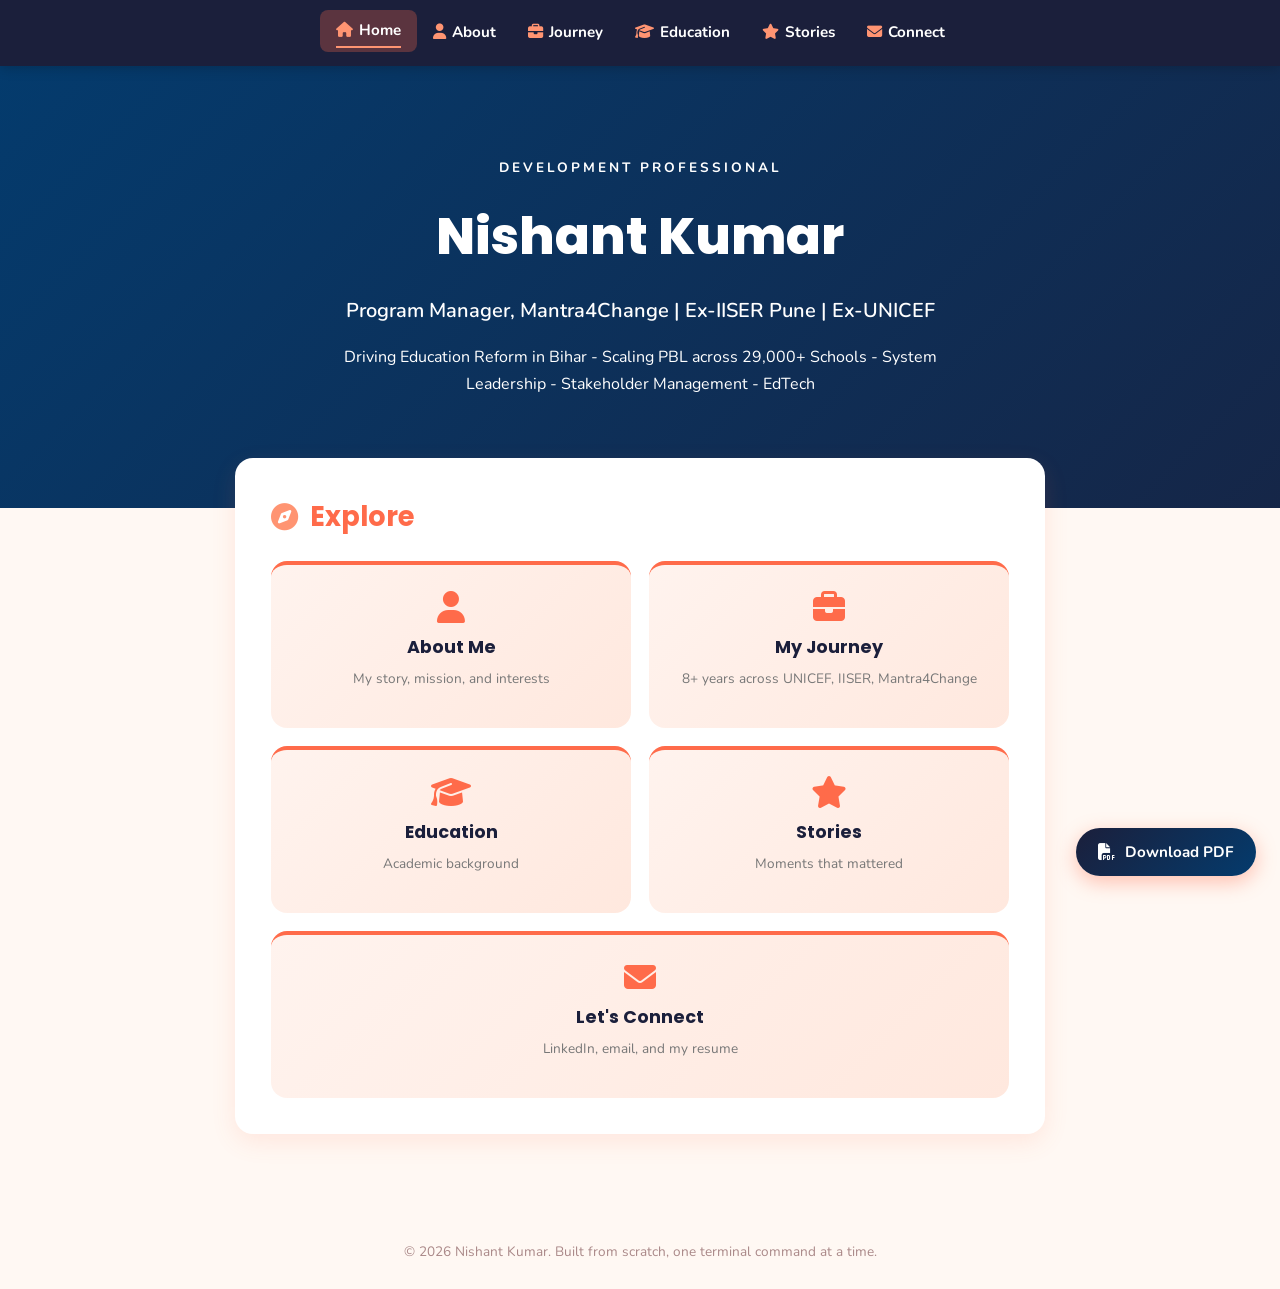
<file: index.html>
<!DOCTYPE html>
<html lang="en">
<head>
<meta charset="UTF-8">
<meta name="viewport" content="width=device-width, initial-scale=1.0">
<title>Nishant Kumar | Home</title>
<link rel="preconnect" href="https://fonts.googleapis.com">
<link href="https://fonts.googleapis.com/css2?family=Poppins:wght@600;700;800&family=Nunito:wght@400;600;700&display=swap" rel="stylesheet">
<link rel="stylesheet" href="https://cdnjs.cloudflare.com/ajax/libs/font-awesome/6.5.1/css/all.min.css">
<link rel="stylesheet" href="style.css">
</head>
<body>

<nav>
  <a href="index.html" class="active"><i class="fa-solid fa-house"></i><span>Home</span></a>
  <a href="about.html"><i class="fa-solid fa-user"></i><span>About</span></a>
  <a href="journey.html"><i class="fa-solid fa-briefcase"></i><span>Journey</span></a>
  <a href="education.html"><i class="fa-solid fa-graduation-cap"></i><span>Education</span></a>
  <a href="stories.html"><i class="fa-solid fa-star"></i><span>Stories</span></a>
  <a href="connect.html"><i class="fa-solid fa-envelope"></i><span>Connect</span></a>
</nav>

<header class="hero">
  <div class="eyebrow fade-item">Development Professional</div>
  <h1 class="fade-item">Nishant Kumar</h1>
  <div class="headline fade-item">Program Manager, Mantra4Change | Ex-IISER Pune | Ex-UNICEF</div>
  <div class="tagline fade-item">Driving Education Reform in Bihar - Scaling PBL across 29,000+ Schools - System Leadership - Stakeholder Management - EdTech</div>
</header>

<div class="container">
  <section class="card">
    <h2><i class="fa-solid fa-compass"></i>Explore</h2>
    <div class="nav-grid">
      <a class="nav-card fade-item" href="about.html">
        <i class="fa-solid fa-user"></i>
        <h3>About Me</h3>
        <p>My story, mission, and interests</p>
      </a>
      <a class="nav-card fade-item" href="journey.html">
        <i class="fa-solid fa-briefcase"></i>
        <h3>My Journey</h3>
        <p>8+ years across UNICEF, IISER, Mantra4Change</p>
      </a>
      <a class="nav-card fade-item" href="education.html">
        <i class="fa-solid fa-graduation-cap"></i>
        <h3>Education</h3>
        <p>Academic background</p>
      </a>
      <a class="nav-card fade-item" href="stories.html">
        <i class="fa-solid fa-star"></i>
        <h3>Stories</h3>
        <p>Moments that mattered</p>
      </a>
      <a class="nav-card fade-item" href="connect.html" style="grid-column: 1 / -1;">
        <i class="fa-solid fa-envelope"></i>
        <h3>Let's Connect</h3>
        <p>LinkedIn, email, and my resume</p>
      </a>
    </div>
  </section>
</div>

<footer>
  &copy; 2026 Nishant Kumar. Built from scratch, one terminal command at a time.
</footer>

<button class="pdf-float" onclick="window.open('print-all.html','_blank')"><i class="fa-solid fa-file-pdf"></i><span class="pdf-label">Download PDF</span></button>

</body>
</html>
</file>
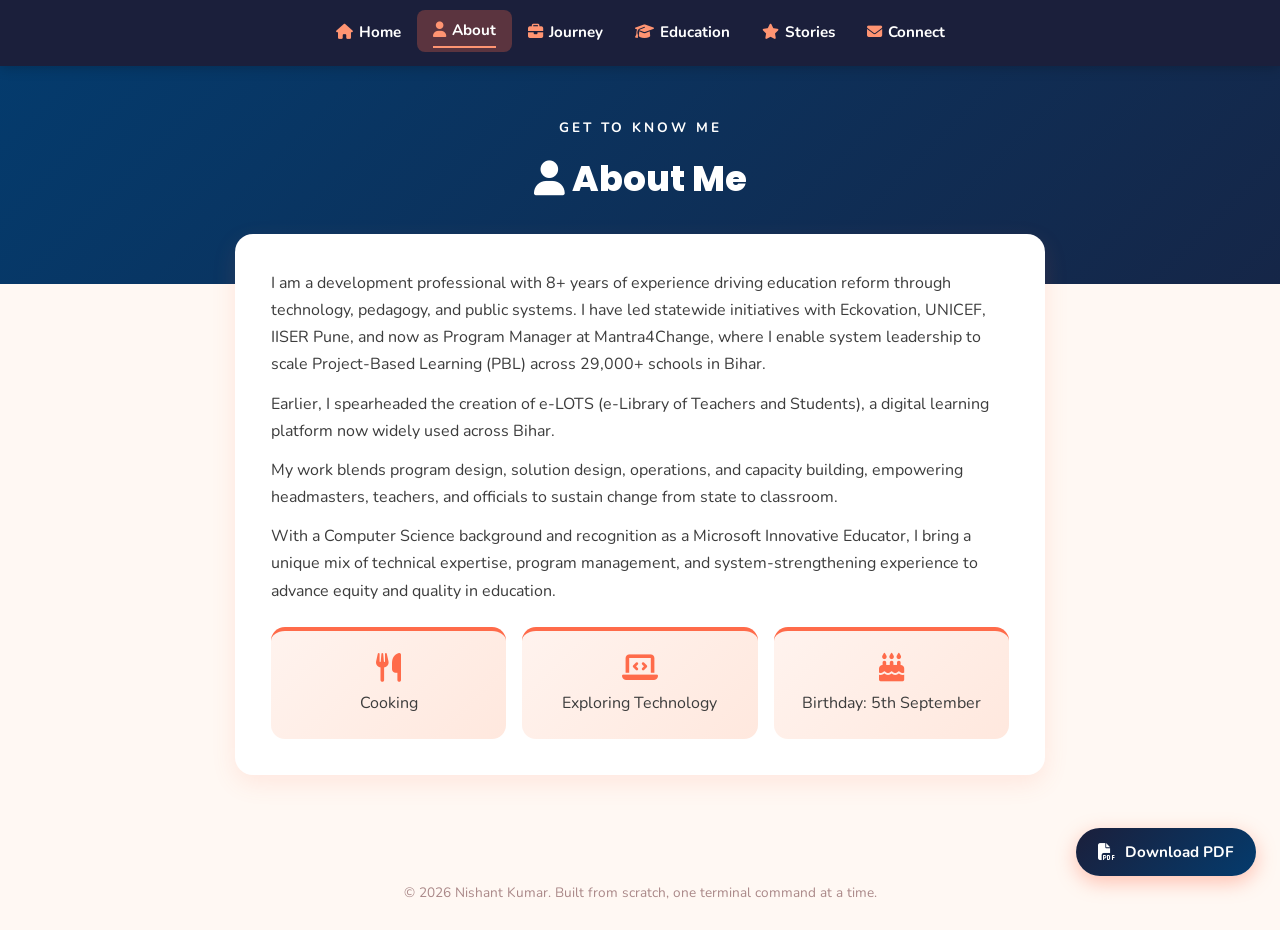
<file: about.html>
<!DOCTYPE html>
<html lang="en">
<head>
<meta charset="UTF-8">
<meta name="viewport" content="width=device-width, initial-scale=1.0">
<title>Nishant Kumar | About</title>
<link rel="preconnect" href="https://fonts.googleapis.com">
<link href="https://fonts.googleapis.com/css2?family=Poppins:wght@600;700;800&family=Nunito:wght@400;600;700&display=swap" rel="stylesheet">
<link rel="stylesheet" href="https://cdnjs.cloudflare.com/ajax/libs/font-awesome/6.5.1/css/all.min.css">
<link rel="stylesheet" href="style.css">
</head>
<body>

<nav>
  <a href="index.html"><i class="fa-solid fa-house"></i><span>Home</span></a>
  <a href="about.html" class="active"><i class="fa-solid fa-user"></i><span>About</span></a>
  <a href="journey.html"><i class="fa-solid fa-briefcase"></i><span>Journey</span></a>
  <a href="education.html"><i class="fa-solid fa-graduation-cap"></i><span>Education</span></a>
  <a href="stories.html"><i class="fa-solid fa-star"></i><span>Stories</span></a>
  <a href="connect.html"><i class="fa-solid fa-envelope"></i><span>Connect</span></a>
</nav>

<header class="page-header">
  <div class="eyebrow fade-item">Get to know me</div>
  <h1 class="fade-item"><i class="fa-solid fa-user"></i> About Me</h1>
</header>

<div class="container">
  <section class="card fade-item">
    <p>I am a development professional with 8+ years of experience driving education reform through technology, pedagogy, and public systems. I have led statewide initiatives with Eckovation, UNICEF, IISER Pune, and now as Program Manager at Mantra4Change, where I enable system leadership to scale Project-Based Learning (PBL) across 29,000+ schools in Bihar.</p>
    <p>Earlier, I spearheaded the creation of e-LOTS (e-Library of Teachers and Students), a digital learning platform now widely used across Bihar.</p>
    <p>My work blends program design, solution design, operations, and capacity building, empowering headmasters, teachers, and officials to sustain change from state to classroom.</p>
    <p>With a Computer Science background and recognition as a Microsoft Innovative Educator, I bring a unique mix of technical expertise, program management, and system-strengthening experience to advance equity and quality in education.</p>

    <div class="interests">
      <div class="interest-item fade-item"><i class="fa-solid fa-utensils"></i>Cooking</div>
      <div class="interest-item fade-item"><i class="fa-solid fa-laptop-code"></i>Exploring Technology</div>
      <div class="interest-item fade-item"><i class="fa-solid fa-cake-candles"></i>Birthday: 5th September</div>
    </div>
  </section>
</div>

<footer>
  &copy; 2026 Nishant Kumar. Built from scratch, one terminal command at a time.
</footer>

<button class="pdf-float" onclick="window.open('print-all.html','_blank')"><i class="fa-solid fa-file-pdf"></i><span class="pdf-label">Download PDF</span></button>

</body>
</html>
</file>
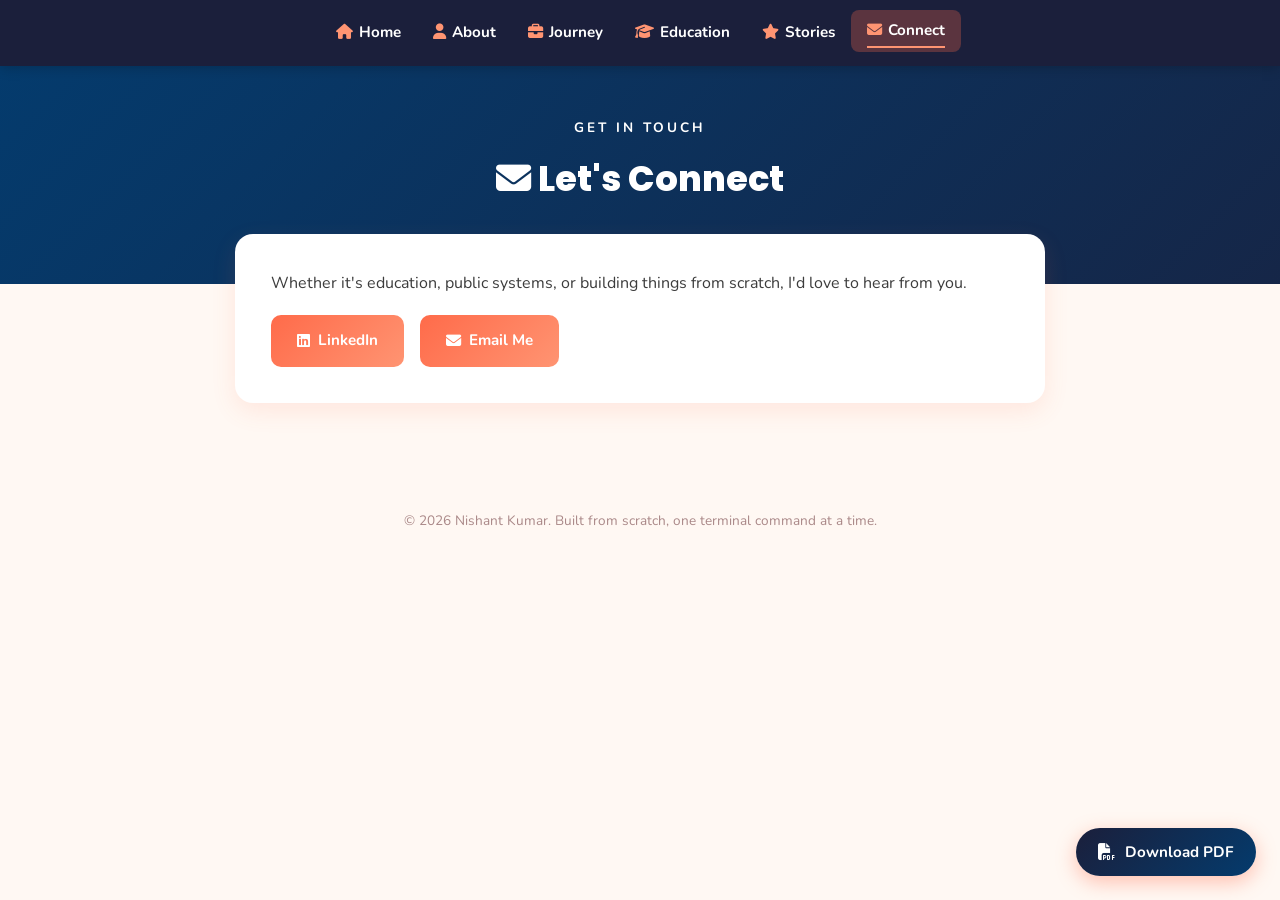
<file: connect.html>
<!DOCTYPE html>
<html lang="en">
<head>
<meta charset="UTF-8">
<meta name="viewport" content="width=device-width, initial-scale=1.0">
<title>Nishant Kumar | Connect</title>
<link rel="preconnect" href="https://fonts.googleapis.com">
<link href="https://fonts.googleapis.com/css2?family=Poppins:wght@600;700;800&family=Nunito:wght@400;600;700&display=swap" rel="stylesheet">
<link rel="stylesheet" href="https://cdnjs.cloudflare.com/ajax/libs/font-awesome/6.5.1/css/all.min.css">
<link rel="stylesheet" href="style.css">
</head>
<body>

<nav>
  <a href="index.html"><i class="fa-solid fa-house"></i><span>Home</span></a>
  <a href="about.html"><i class="fa-solid fa-user"></i><span>About</span></a>
  <a href="journey.html"><i class="fa-solid fa-briefcase"></i><span>Journey</span></a>
  <a href="education.html"><i class="fa-solid fa-graduation-cap"></i><span>Education</span></a>
  <a href="stories.html"><i class="fa-solid fa-star"></i><span>Stories</span></a>
  <a href="connect.html" class="active"><i class="fa-solid fa-envelope"></i><span>Connect</span></a>
</nav>

<header class="page-header">
  <div class="eyebrow fade-item">Get in touch</div>
  <h1 class="fade-item"><i class="fa-solid fa-envelope"></i> Let's Connect</h1>
</header>

<div class="container">
  <section class="card fade-item">
    <p>Whether it's education, public systems, or building things from scratch, I'd love to hear from you.</p>
    <div class="connect-links">
      <a href="https://www.linkedin.com/in/nishant-ns/" target="_blank" rel="noopener"><i class="fa-brands fa-linkedin"></i>LinkedIn</a>
      <a href="mailto:nishant.kumar@mantra4change.com"><i class="fa-solid fa-envelope"></i>Email Me</a>
    </div>
  </section>
</div>

<footer>
  &copy; 2026 Nishant Kumar. Built from scratch, one terminal command at a time.
</footer>

<button class="pdf-float" onclick="window.open('print-all.html','_blank')"><i class="fa-solid fa-file-pdf"></i><span class="pdf-label">Download PDF</span></button>

</body>
</html>
</file>
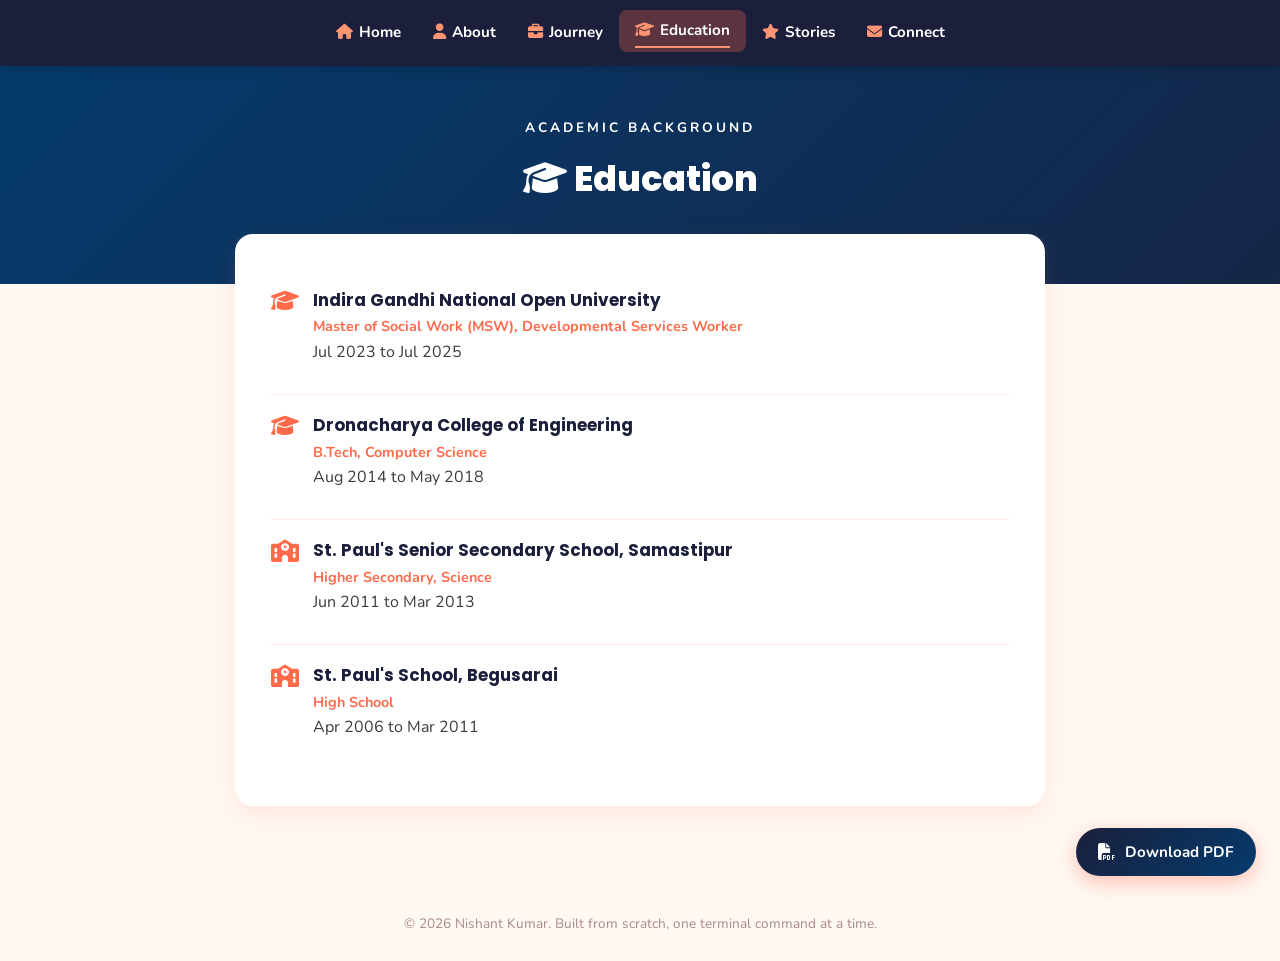
<file: education.html>
<!DOCTYPE html>
<html lang="en">
<head>
<meta charset="UTF-8">
<meta name="viewport" content="width=device-width, initial-scale=1.0">
<title>Nishant Kumar | Education</title>
<link rel="preconnect" href="https://fonts.googleapis.com">
<link href="https://fonts.googleapis.com/css2?family=Poppins:wght@600;700;800&family=Nunito:wght@400;600;700&display=swap" rel="stylesheet">
<link rel="stylesheet" href="https://cdnjs.cloudflare.com/ajax/libs/font-awesome/6.5.1/css/all.min.css">
<link rel="stylesheet" href="style.css">
</head>
<body>

<nav>
  <a href="index.html"><i class="fa-solid fa-house"></i><span>Home</span></a>
  <a href="about.html"><i class="fa-solid fa-user"></i><span>About</span></a>
  <a href="journey.html"><i class="fa-solid fa-briefcase"></i><span>Journey</span></a>
  <a href="education.html" class="active"><i class="fa-solid fa-graduation-cap"></i><span>Education</span></a>
  <a href="stories.html"><i class="fa-solid fa-star"></i><span>Stories</span></a>
  <a href="connect.html"><i class="fa-solid fa-envelope"></i><span>Connect</span></a>
</nav>

<header class="page-header">
  <div class="eyebrow fade-item">Academic background</div>
  <h1 class="fade-item"><i class="fa-solid fa-graduation-cap"></i> Education</h1>
</header>

<div class="container">
  <section class="card">
    <div class="edu-item fade-item">
      <i class="fa-solid fa-graduation-cap"></i>
      <div>
        <h3>Indira Gandhi National Open University</h3>
        <div class="meta">Master of Social Work (MSW), Developmental Services Worker</div>
        <p>Jul 2023 to Jul 2025</p>
      </div>
    </div>
    <div class="edu-item fade-item">
      <i class="fa-solid fa-graduation-cap"></i>
      <div>
        <h3>Dronacharya College of Engineering</h3>
        <div class="meta">B.Tech, Computer Science</div>
        <p>Aug 2014 to May 2018</p>
      </div>
    </div>
    <div class="edu-item fade-item">
      <i class="fa-solid fa-school"></i>
      <div>
        <h3>St. Paul's Senior Secondary School, Samastipur</h3>
        <div class="meta">Higher Secondary, Science</div>
        <p>Jun 2011 to Mar 2013</p>
      </div>
    </div>
    <div class="edu-item fade-item">
      <i class="fa-solid fa-school"></i>
      <div>
        <h3>St. Paul's School, Begusarai</h3>
        <div class="meta">High School</div>
        <p>Apr 2006 to Mar 2011</p>
      </div>
    </div>
  </section>
</div>

<footer>
  &copy; 2026 Nishant Kumar. Built from scratch, one terminal command at a time.
</footer>

<button class="pdf-float" onclick="window.open('print-all.html','_blank')"><i class="fa-solid fa-file-pdf"></i><span class="pdf-label">Download PDF</span></button>

</body>
</html>
</file>
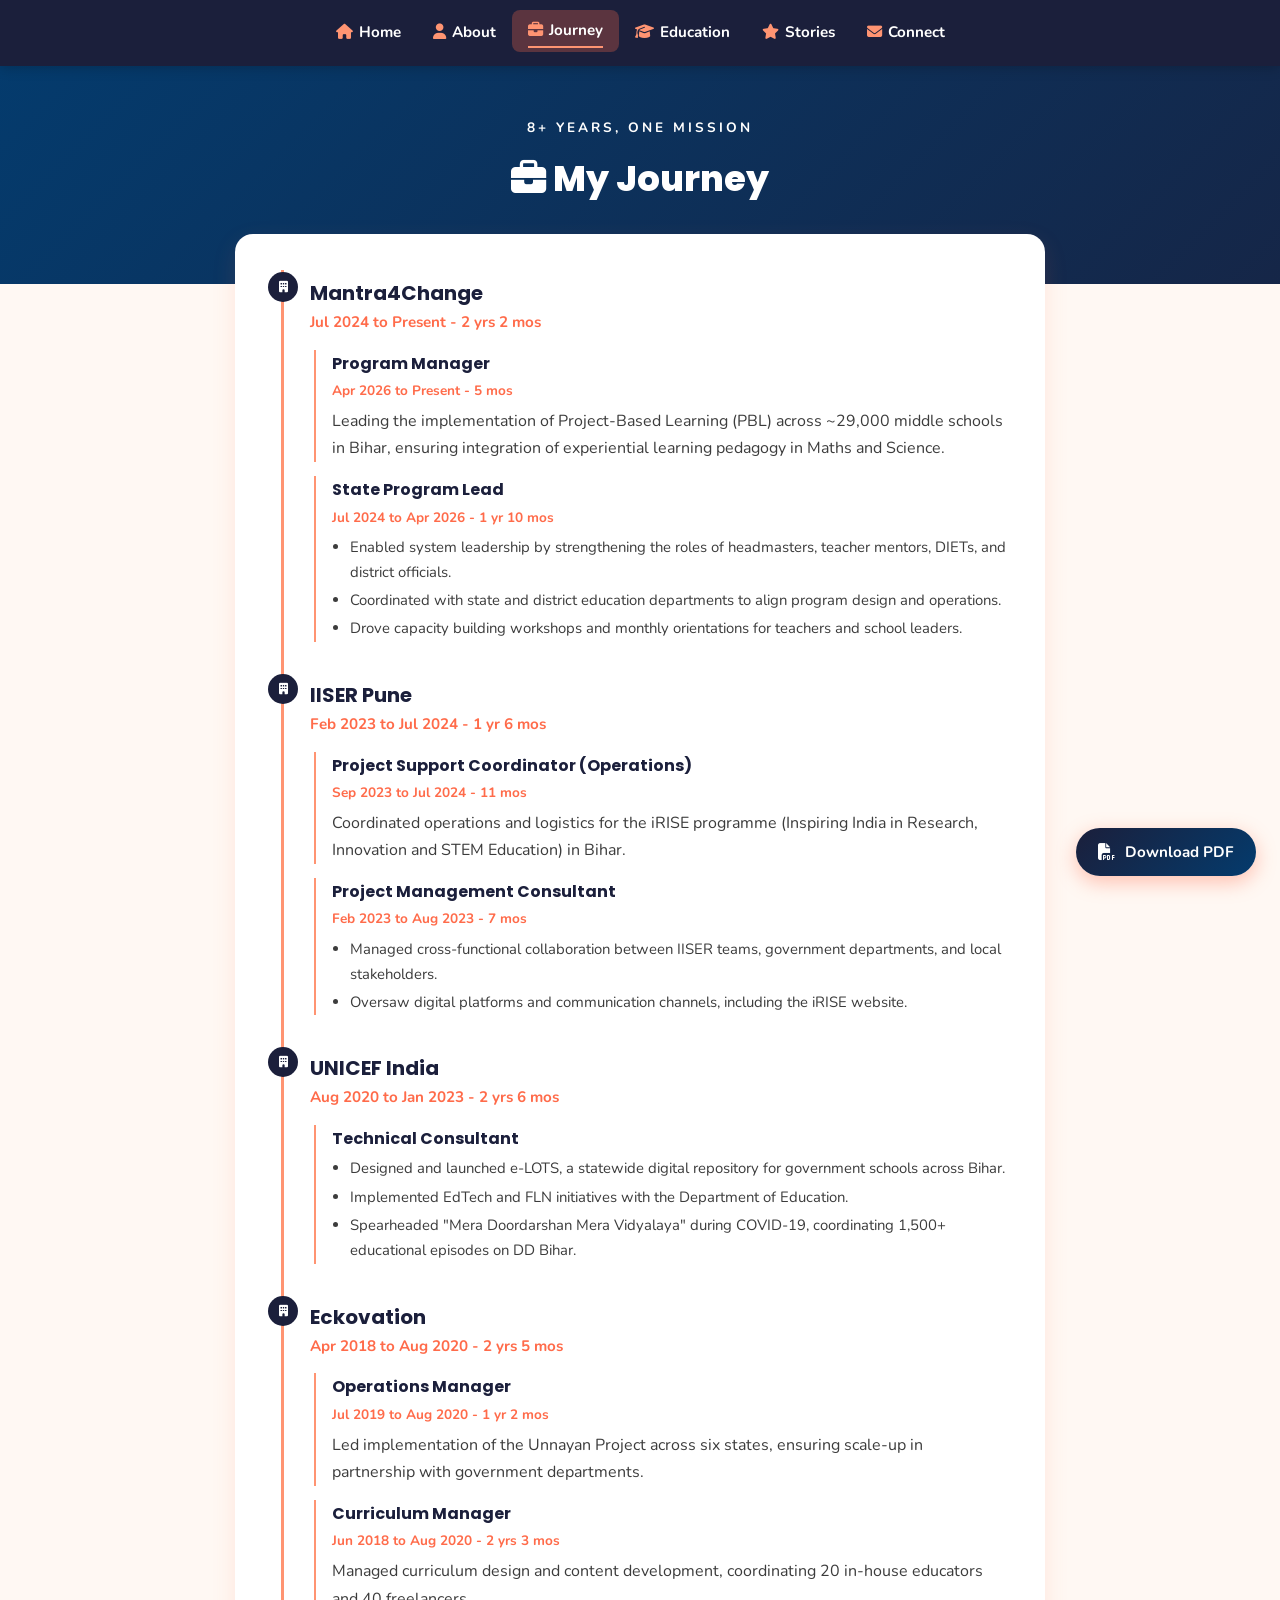
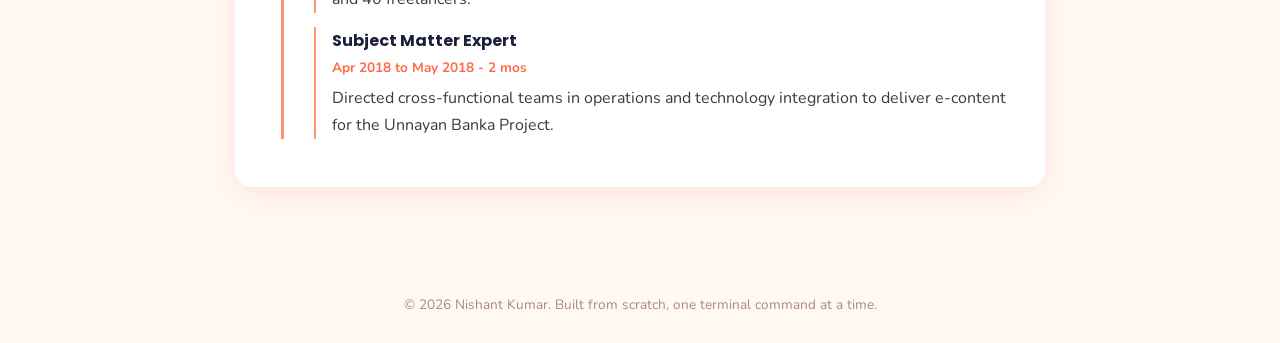
<file: journey.html>
<!DOCTYPE html>
<html lang="en">
<head>
<meta charset="UTF-8">
<meta name="viewport" content="width=device-width, initial-scale=1.0">
<title>Nishant Kumar | Journey</title>
<link rel="preconnect" href="https://fonts.googleapis.com">
<link href="https://fonts.googleapis.com/css2?family=Poppins:wght@600;700;800&family=Nunito:wght@400;600;700&display=swap" rel="stylesheet">
<link rel="stylesheet" href="https://cdnjs.cloudflare.com/ajax/libs/font-awesome/6.5.1/css/all.min.css">
<link rel="stylesheet" href="style.css">
</head>
<body>

<nav>
  <a href="index.html"><i class="fa-solid fa-house"></i><span>Home</span></a>
  <a href="about.html"><i class="fa-solid fa-user"></i><span>About</span></a>
  <a href="journey.html" class="active"><i class="fa-solid fa-briefcase"></i><span>Journey</span></a>
  <a href="education.html"><i class="fa-solid fa-graduation-cap"></i><span>Education</span></a>
  <a href="stories.html"><i class="fa-solid fa-star"></i><span>Stories</span></a>
  <a href="connect.html"><i class="fa-solid fa-envelope"></i><span>Connect</span></a>
</nav>

<header class="page-header">
  <div class="eyebrow fade-item">8+ years, one mission</div>
  <h1 class="fade-item"><i class="fa-solid fa-briefcase"></i> My Journey</h1>
</header>

<div class="container">
  <section class="card">

    <div class="timeline-item org-group fade-item">
      <div class="marker"><i class="fa-solid fa-building"></i></div>
      <h3>Mantra4Change</h3>
      <div class="meta">Jul 2024 to Present - 2 yrs 2 mos</div>

      <div class="role-item">
        <h4>Program Manager</h4>
        <div class="role-meta">Apr 2026 to Present - 5 mos</div>
        <p>Leading the implementation of Project-Based Learning (PBL) across ~29,000 middle schools in Bihar, ensuring integration of experiential learning pedagogy in Maths and Science.</p>
      </div>

      <div class="role-item">
        <h4>State Program Lead</h4>
        <div class="role-meta">Jul 2024 to Apr 2026 - 1 yr 10 mos</div>
        <ul>
          <li>Enabled system leadership by strengthening the roles of headmasters, teacher mentors, DIETs, and district officials.</li>
          <li>Coordinated with state and district education departments to align program design and operations.</li>
          <li>Drove capacity building workshops and monthly orientations for teachers and school leaders.</li>
        </ul>
      </div>
    </div>

    <div class="timeline-item org-group fade-item">
      <div class="marker"><i class="fa-solid fa-building"></i></div>
      <h3>IISER Pune</h3>
      <div class="meta">Feb 2023 to Jul 2024 - 1 yr 6 mos</div>

      <div class="role-item">
        <h4>Project Support Coordinator (Operations)</h4>
        <div class="role-meta">Sep 2023 to Jul 2024 - 11 mos</div>
        <p>Coordinated operations and logistics for the iRISE programme (Inspiring India in Research, Innovation and STEM Education) in Bihar.</p>
      </div>

      <div class="role-item">
        <h4>Project Management Consultant</h4>
        <div class="role-meta">Feb 2023 to Aug 2023 - 7 mos</div>
        <ul>
          <li>Managed cross-functional collaboration between IISER teams, government departments, and local stakeholders.</li>
          <li>Oversaw digital platforms and communication channels, including the iRISE website.</li>
        </ul>
      </div>
    </div>
    <div class="timeline-item org-group fade-item">
      <div class="marker"><i class="fa-solid fa-building"></i></div>
      <h3>UNICEF India</h3>
      <div class="meta">Aug 2020 to Jan 2023 - 2 yrs 6 mos</div>

      <div class="role-item">
        <h4>Technical Consultant</h4>
        <ul>
          <li>Designed and launched e-LOTS, a statewide digital repository for government schools across Bihar.</li>
          <li>Implemented EdTech and FLN initiatives with the Department of Education.</li>
          <li>Spearheaded "Mera Doordarshan Mera Vidyalaya" during COVID-19, coordinating 1,500+ educational episodes on DD Bihar.</li>
        </ul>
      </div>
    </div>

    <div class="timeline-item org-group fade-item">
      <div class="marker"><i class="fa-solid fa-building"></i></div>
      <h3>Eckovation</h3>
      <div class="meta">Apr 2018 to Aug 2020 - 2 yrs 5 mos</div>

      <div class="role-item">
        <h4>Operations Manager</h4>
        <div class="role-meta">Jul 2019 to Aug 2020 - 1 yr 2 mos</div>
        <p>Led implementation of the Unnayan Project across six states, ensuring scale-up in partnership with government departments.</p>
      </div>

      <div class="role-item">
        <h4>Curriculum Manager</h4>
        <div class="role-meta">Jun 2018 to Aug 2020 - 2 yrs 3 mos</div>
        <p>Managed curriculum design and content development, coordinating 20 in-house educators and 40 freelancers.</p>
      </div>

      <div class="role-item">
        <h4>Subject Matter Expert</h4>
        <div class="role-meta">Apr 2018 to May 2018 - 2 mos</div>
        <p>Directed cross-functional teams in operations and technology integration to deliver e-content for the Unnayan Banka Project.</p>
      </div>
    </div>

  </section>
</div>

<footer>
  &copy; 2026 Nishant Kumar. Built from scratch, one terminal command at a time.
</footer>

<button class="pdf-float" onclick="window.open('print-all.html','_blank')"><i class="fa-solid fa-file-pdf"></i><span class="pdf-label">Download PDF</span></button>

</body>
</html>
</file>
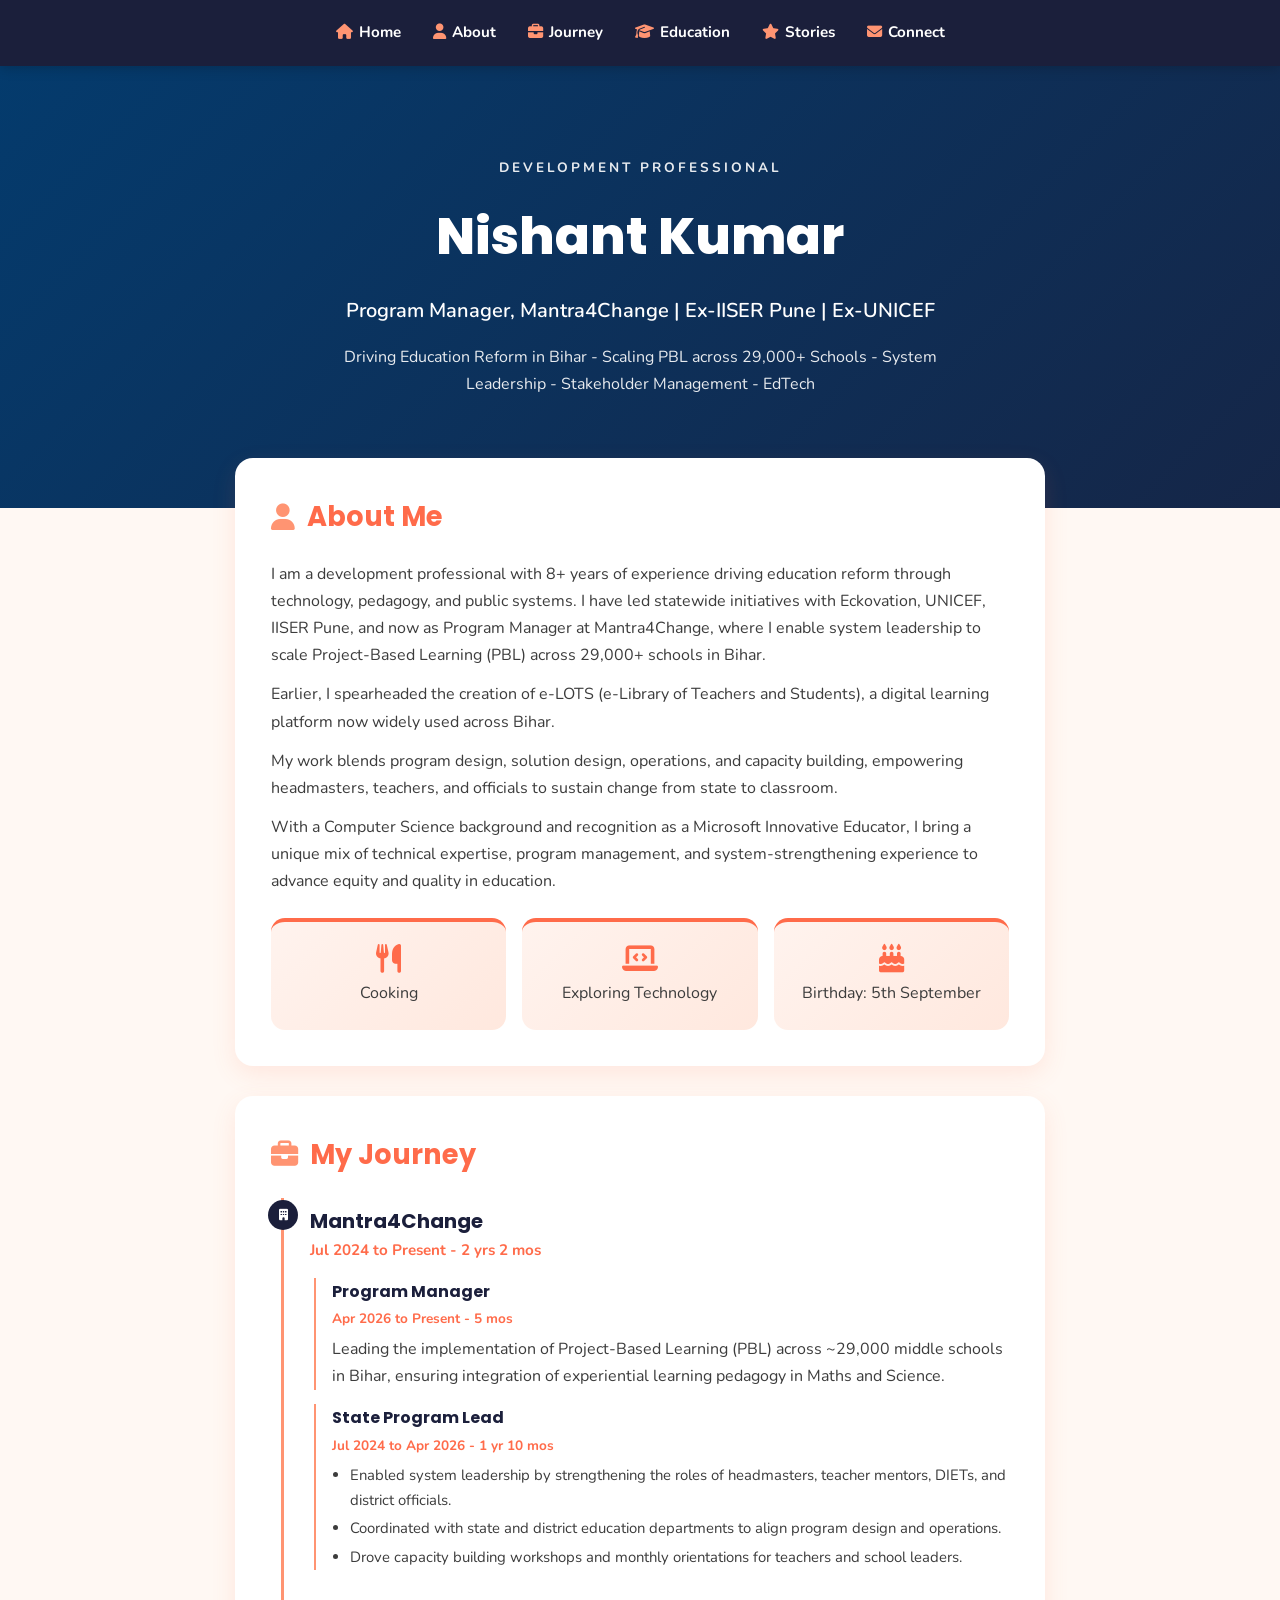
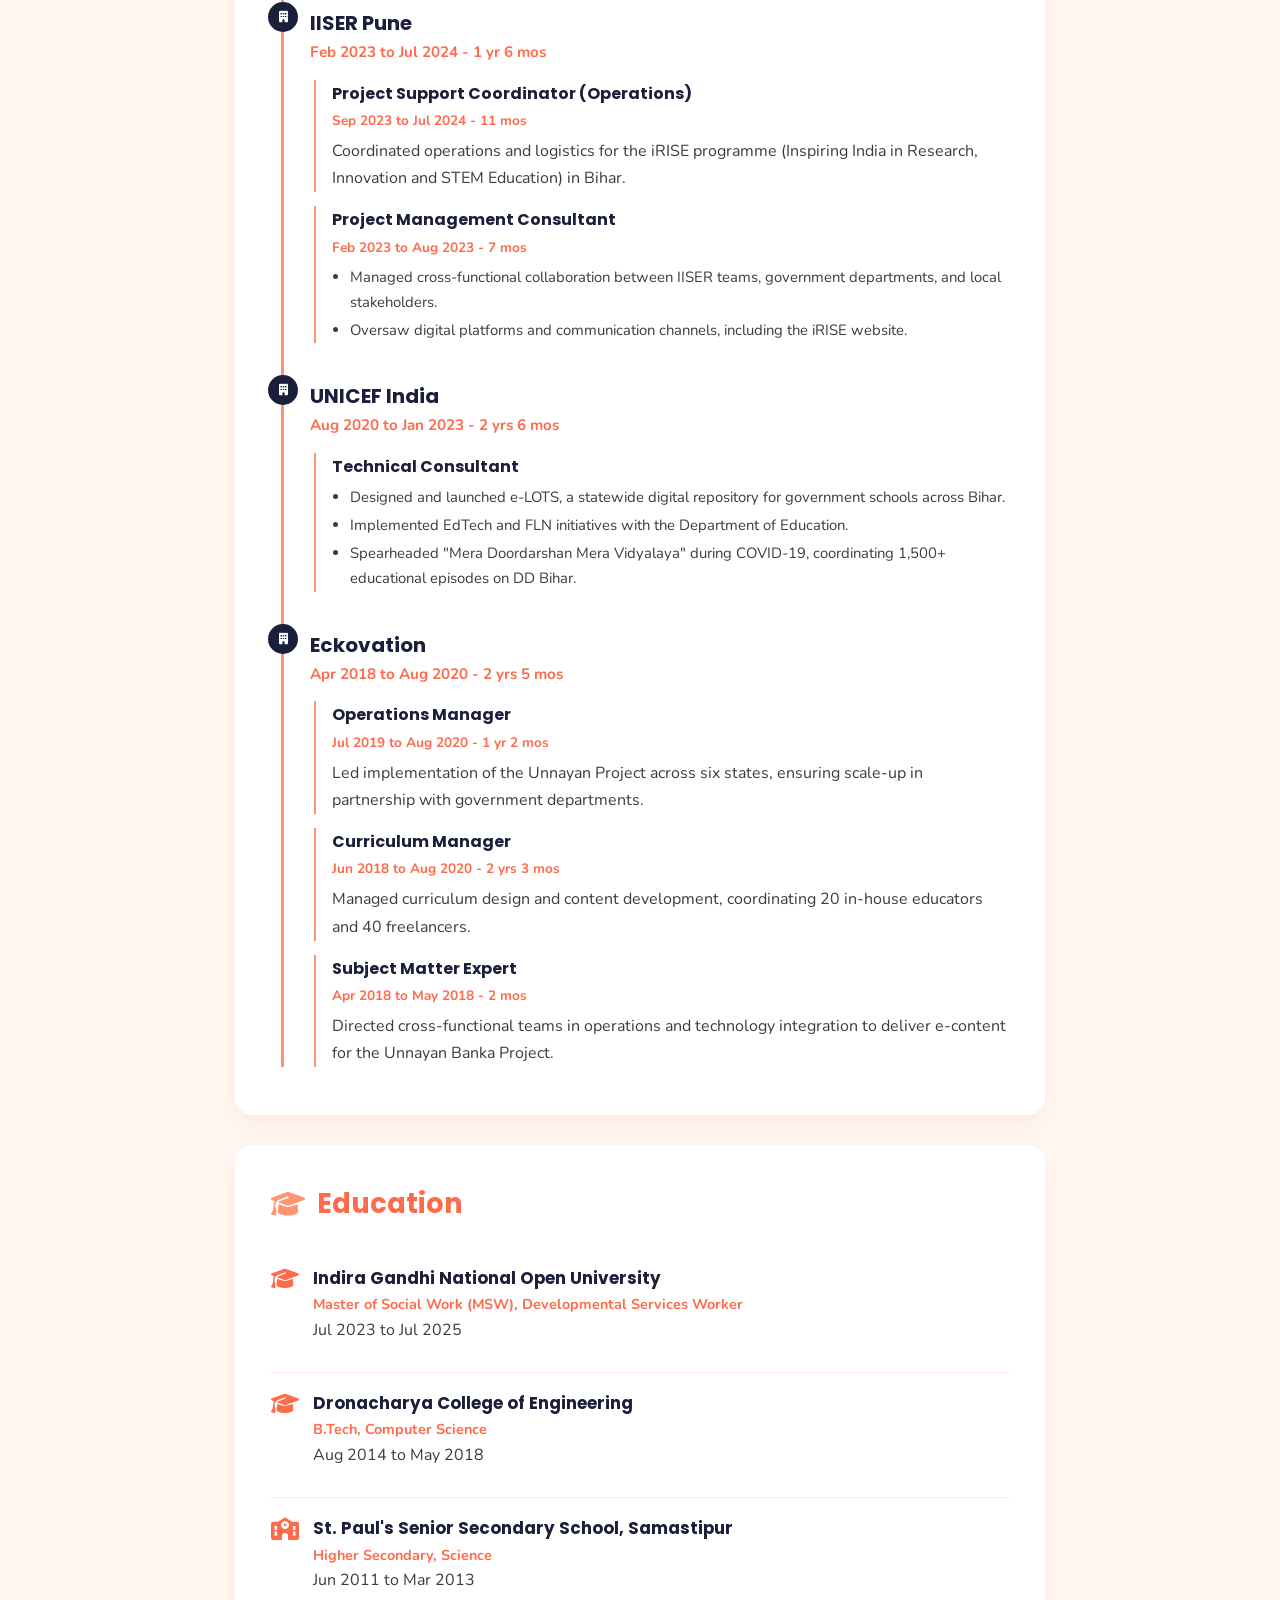
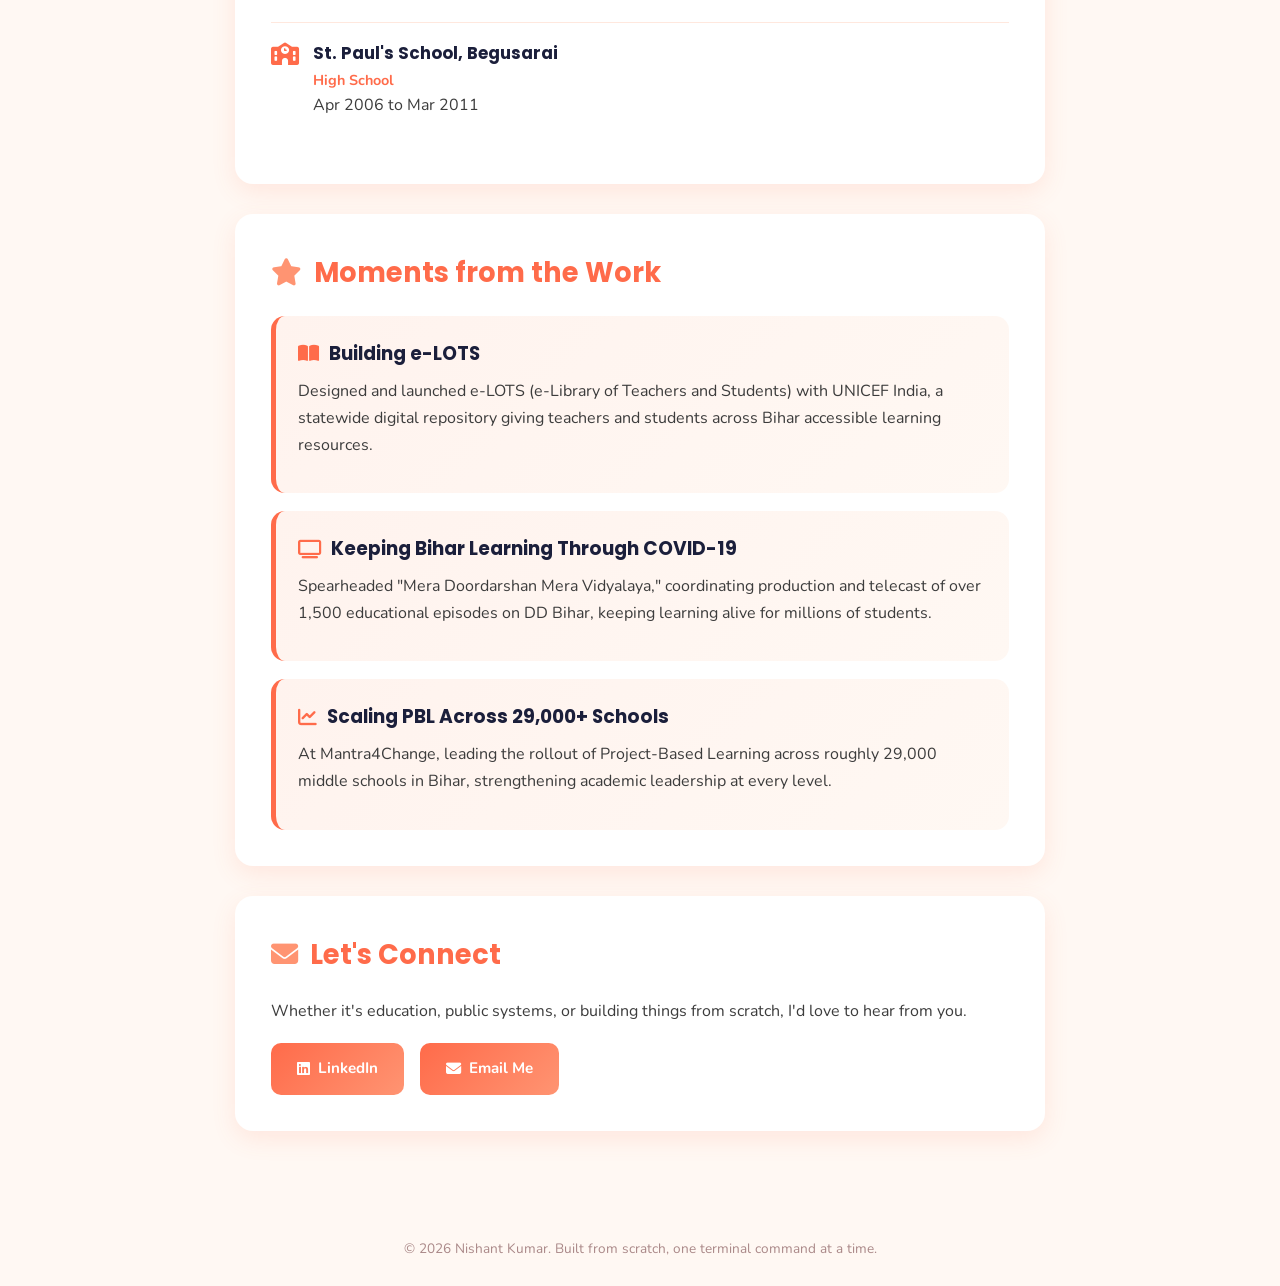
<file: print-all.html>
<!DOCTYPE html>
<html lang="en">
<head>
<meta charset="UTF-8">
<meta name="viewport" content="width=device-width, initial-scale=1.0">
<title>Nishant Kumar | Full Profile</title>
<link rel="preconnect" href="https://fonts.googleapis.com">
<link href="https://fonts.googleapis.com/css2?family=Poppins:wght@600;700;800&family=Nunito:wght@400;600;700&display=swap" rel="stylesheet">
<link rel="stylesheet" href="https://cdnjs.cloudflare.com/ajax/libs/font-awesome/6.5.1/css/all.min.css">
<link rel="stylesheet" href="style.css">
</head>
<body>

<nav>
  <a href="index.html"><i class="fa-solid fa-house"></i><span>Home</span></a>
  <a href="about.html"><i class="fa-solid fa-user"></i><span>About</span></a>
  <a href="journey.html"><i class="fa-solid fa-briefcase"></i><span>Journey</span></a>
  <a href="education.html"><i class="fa-solid fa-graduation-cap"></i><span>Education</span></a>
  <a href="stories.html"><i class="fa-solid fa-star"></i><span>Stories</span></a>
  <a href="connect.html"><i class="fa-solid fa-envelope"></i><span>Connect</span></a>
</nav>

<header class="hero">
  <div class="eyebrow">Development Professional</div>
  <h1>Nishant Kumar</h1>
  <div class="headline">Program Manager, Mantra4Change | Ex-IISER Pune | Ex-UNICEF</div>
  <div class="tagline">Driving Education Reform in Bihar - Scaling PBL across 29,000+ Schools - System Leadership - Stakeholder Management - EdTech</div>
</header>

<div class="container">

  <section class="card">
    <h2><i class="fa-solid fa-user"></i>About Me</h2>
    <p>I am a development professional with 8+ years of experience driving education reform through technology, pedagogy, and public systems. I have led statewide initiatives with Eckovation, UNICEF, IISER Pune, and now as Program Manager at Mantra4Change, where I enable system leadership to scale Project-Based Learning (PBL) across 29,000+ schools in Bihar.</p>
    <p>Earlier, I spearheaded the creation of e-LOTS (e-Library of Teachers and Students), a digital learning platform now widely used across Bihar.</p>
    <p>My work blends program design, solution design, operations, and capacity building, empowering headmasters, teachers, and officials to sustain change from state to classroom.</p>
    <p>With a Computer Science background and recognition as a Microsoft Innovative Educator, I bring a unique mix of technical expertise, program management, and system-strengthening experience to advance equity and quality in education.</p>
    <div class="interests">
      <div class="interest-item"><i class="fa-solid fa-utensils"></i>Cooking</div>
      <div class="interest-item"><i class="fa-solid fa-laptop-code"></i>Exploring Technology</div>
      <div class="interest-item"><i class="fa-solid fa-cake-candles"></i>Birthday: 5th September</div>
    </div>
  </section>

  <section class="card">
    <h2><i class="fa-solid fa-briefcase"></i>My Journey</h2>

    <div class="timeline-item org-group">
      <div class="marker"><i class="fa-solid fa-building"></i></div>
      <h3>Mantra4Change</h3>
      <div class="meta">Jul 2024 to Present - 2 yrs 2 mos</div>
      <div class="role-item">
        <h4>Program Manager</h4>
        <div class="role-meta">Apr 2026 to Present - 5 mos</div>
        <p>Leading the implementation of Project-Based Learning (PBL) across ~29,000 middle schools in Bihar, ensuring integration of experiential learning pedagogy in Maths and Science.</p>
      </div>
      <div class="role-item">
        <h4>State Program Lead</h4>
        <div class="role-meta">Jul 2024 to Apr 2026 - 1 yr 10 mos</div>
        <ul>
          <li>Enabled system leadership by strengthening the roles of headmasters, teacher mentors, DIETs, and district officials.</li>
          <li>Coordinated with state and district education departments to align program design and operations.</li>
          <li>Drove capacity building workshops and monthly orientations for teachers and school leaders.</li>
        </ul>
      </div>
    </div>

    <div class="timeline-item org-group">
      <div class="marker"><i class="fa-solid fa-building"></i></div>
      <h3>IISER Pune</h3>
      <div class="meta">Feb 2023 to Jul 2024 - 1 yr 6 mos</div>
      <div class="role-item">
        <h4>Project Support Coordinator (Operations)</h4>
        <div class="role-meta">Sep 2023 to Jul 2024 - 11 mos</div>
        <p>Coordinated operations and logistics for the iRISE programme (Inspiring India in Research, Innovation and STEM Education) in Bihar.</p>
      </div>
      <div class="role-item">
        <h4>Project Management Consultant</h4>
        <div class="role-meta">Feb 2023 to Aug 2023 - 7 mos</div>
        <ul>
          <li>Managed cross-functional collaboration between IISER teams, government departments, and local stakeholders.</li>
          <li>Oversaw digital platforms and communication channels, including the iRISE website.</li>
        </ul>
      </div>
    </div>
    <div class="timeline-item org-group">
      <div class="marker"><i class="fa-solid fa-building"></i></div>
      <h3>UNICEF India</h3>
      <div class="meta">Aug 2020 to Jan 2023 - 2 yrs 6 mos</div>
      <div class="role-item">
        <h4>Technical Consultant</h4>
        <ul>
          <li>Designed and launched e-LOTS, a statewide digital repository for government schools across Bihar.</li>
          <li>Implemented EdTech and FLN initiatives with the Department of Education.</li>
          <li>Spearheaded "Mera Doordarshan Mera Vidyalaya" during COVID-19, coordinating 1,500+ educational episodes on DD Bihar.</li>
        </ul>
      </div>
    </div>

    <div class="timeline-item org-group">
      <div class="marker"><i class="fa-solid fa-building"></i></div>
      <h3>Eckovation</h3>
      <div class="meta">Apr 2018 to Aug 2020 - 2 yrs 5 mos</div>
      <div class="role-item">
        <h4>Operations Manager</h4>
        <div class="role-meta">Jul 2019 to Aug 2020 - 1 yr 2 mos</div>
        <p>Led implementation of the Unnayan Project across six states, ensuring scale-up in partnership with government departments.</p>
      </div>
      <div class="role-item">
        <h4>Curriculum Manager</h4>
        <div class="role-meta">Jun 2018 to Aug 2020 - 2 yrs 3 mos</div>
        <p>Managed curriculum design and content development, coordinating 20 in-house educators and 40 freelancers.</p>
      </div>
      <div class="role-item">
        <h4>Subject Matter Expert</h4>
        <div class="role-meta">Apr 2018 to May 2018 - 2 mos</div>
        <p>Directed cross-functional teams in operations and technology integration to deliver e-content for the Unnayan Banka Project.</p>
      </div>
    </div>
  </section>

  <section class="card">
    <h2><i class="fa-solid fa-graduation-cap"></i>Education</h2>
    <div class="edu-item">
      <i class="fa-solid fa-graduation-cap"></i>
      <div>
        <h3>Indira Gandhi National Open University</h3>
        <div class="meta">Master of Social Work (MSW), Developmental Services Worker</div>
        <p>Jul 2023 to Jul 2025</p>
      </div>
    </div>
    <div class="edu-item">
      <i class="fa-solid fa-graduation-cap"></i>
      <div>
        <h3>Dronacharya College of Engineering</h3>
        <div class="meta">B.Tech, Computer Science</div>
        <p>Aug 2014 to May 2018</p>
      </div>
    </div>
    <div class="edu-item">
      <i class="fa-solid fa-school"></i>
      <div>
        <h3>St. Paul's Senior Secondary School, Samastipur</h3>
        <div class="meta">Higher Secondary, Science</div>
        <p>Jun 2011 to Mar 2013</p>
      </div>
    </div>
    <div class="edu-item">
      <i class="fa-solid fa-school"></i>
      <div>
        <h3>St. Paul's School, Begusarai</h3>
        <div class="meta">High School</div>
        <p>Apr 2006 to Mar 2011</p>
      </div>
    </div>
  </section>
  <section class="card">
    <h2><i class="fa-solid fa-star"></i>Moments from the Work</h2>
    <div class="story">
      <h3><i class="fa-solid fa-book-open"></i>Building e-LOTS</h3>
      <p>Designed and launched e-LOTS (e-Library of Teachers and Students) with UNICEF India, a statewide digital repository giving teachers and students across Bihar accessible learning resources.</p>
    </div>
    <div class="story">
      <h3><i class="fa-solid fa-tv"></i>Keeping Bihar Learning Through COVID-19</h3>
      <p>Spearheaded "Mera Doordarshan Mera Vidyalaya," coordinating production and telecast of over 1,500 educational episodes on DD Bihar, keeping learning alive for millions of students.</p>
    </div>
    <div class="story">
      <h3><i class="fa-solid fa-chart-line"></i>Scaling PBL Across 29,000+ Schools</h3>
      <p>At Mantra4Change, leading the rollout of Project-Based Learning across roughly 29,000 middle schools in Bihar, strengthening academic leadership at every level.</p>
    </div>
  </section>

  <section class="card">
    <h2><i class="fa-solid fa-envelope"></i>Let's Connect</h2>
    <p>Whether it's education, public systems, or building things from scratch, I'd love to hear from you.</p>
    <div class="connect-links">
      <a href="https://www.linkedin.com/in/nishant-ns/" target="_blank" rel="noopener"><i class="fa-brands fa-linkedin"></i>LinkedIn</a>
      <a href="mailto:nishant.kumar@mantra4change.com"><i class="fa-solid fa-envelope"></i>Email Me</a>
    </div>
  </section>

</div>

<footer>
  &copy; 2026 Nishant Kumar. Built from scratch, one terminal command at a time.
</footer>

<script>
  window.onload = function() {
    window.print();
  };
</script>

</body>
</html>
</file>
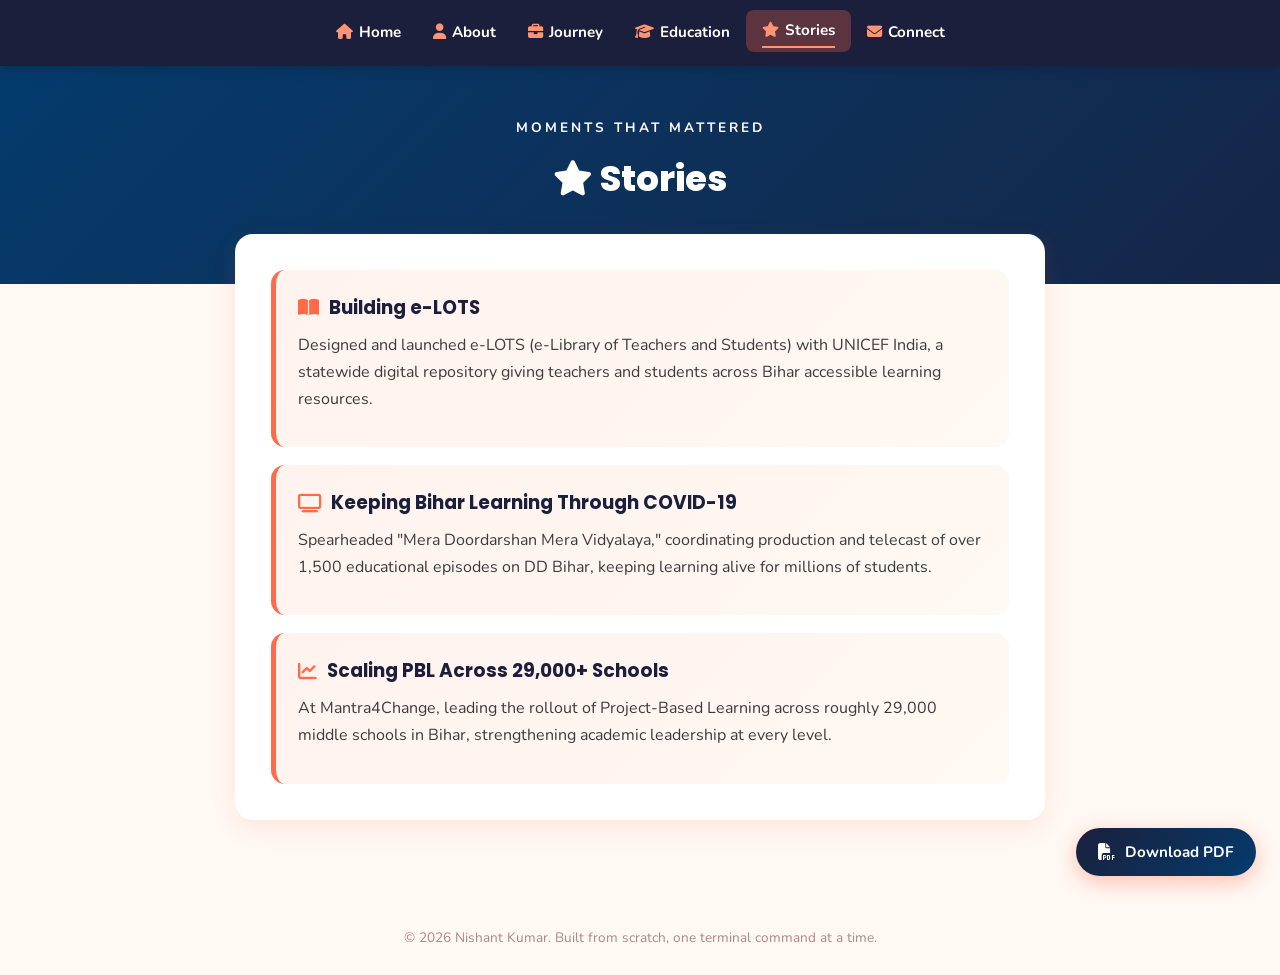
<file: stories.html>
<!DOCTYPE html>
<html lang="en">
<head>
<meta charset="UTF-8">
<meta name="viewport" content="width=device-width, initial-scale=1.0">
<title>Nishant Kumar | Stories</title>
<link rel="preconnect" href="https://fonts.googleapis.com">
<link href="https://fonts.googleapis.com/css2?family=Poppins:wght@600;700;800&family=Nunito:wght@400;600;700&display=swap" rel="stylesheet">
<link rel="stylesheet" href="https://cdnjs.cloudflare.com/ajax/libs/font-awesome/6.5.1/css/all.min.css">
<link rel="stylesheet" href="style.css">
</head>
<body>

<nav>
  <a href="index.html"><i class="fa-solid fa-house"></i><span>Home</span></a>
  <a href="about.html"><i class="fa-solid fa-user"></i><span>About</span></a>
  <a href="journey.html"><i class="fa-solid fa-briefcase"></i><span>Journey</span></a>
  <a href="education.html"><i class="fa-solid fa-graduation-cap"></i><span>Education</span></a>
  <a href="stories.html" class="active"><i class="fa-solid fa-star"></i><span>Stories</span></a>
  <a href="connect.html"><i class="fa-solid fa-envelope"></i><span>Connect</span></a>
</nav>

<header class="page-header">
  <div class="eyebrow fade-item">Moments that mattered</div>
  <h1 class="fade-item"><i class="fa-solid fa-star"></i> Stories</h1>
</header>

<div class="container">
  <section class="card">
    <div class="story fade-item">
      <h3><i class="fa-solid fa-book-open"></i>Building e-LOTS</h3>
      <p>Designed and launched e-LOTS (e-Library of Teachers and Students) with UNICEF India, a statewide digital repository giving teachers and students across Bihar accessible learning resources.</p>
    </div>

    <div class="story fade-item">
      <h3><i class="fa-solid fa-tv"></i>Keeping Bihar Learning Through COVID-19</h3>
      <p>Spearheaded "Mera Doordarshan Mera Vidyalaya," coordinating production and telecast of over 1,500 educational episodes on DD Bihar, keeping learning alive for millions of students.</p>
    </div>

    <div class="story fade-item">
      <h3><i class="fa-solid fa-chart-line"></i>Scaling PBL Across 29,000+ Schools</h3>
      <p>At Mantra4Change, leading the rollout of Project-Based Learning across roughly 29,000 middle schools in Bihar, strengthening academic leadership at every level.</p>
    </div>
  </section>
</div>

<footer>
  &copy; 2026 Nishant Kumar. Built from scratch, one terminal command at a time.
</footer>

<button class="pdf-float" onclick="window.open('print-all.html','_blank')"><i class="fa-solid fa-file-pdf"></i><span class="pdf-label">Download PDF</span></button>

</body>
</html>
</file>
<file: style.css>
:root {
  --coral: #FF6B4A;
  --sunset: #FF9472;
  --navy: #1B1F3B;
  --deep-navy: #043B6D;
  --cream: #FFF8F3;
  --text: #3C3C3C;
}
* { box-sizing: border-box; margin: 0; padding: 0; }
html { scroll-behavior: smooth; }
body {
  font-family: "Nunito", sans-serif;
  background: var(--cream);
  color: var(--text);
  line-height: 1.7;
}
h1, h2, h3 { font-family: "Poppins", sans-serif; }
nav {
  position: sticky;
  top: 0;
  z-index: 100;
  background: var(--navy);
  display: flex;
  justify-content: center;
  flex-wrap: wrap;
  padding: 12px;
  box-shadow: 0 2px 12px rgba(0,0,0,0.2);
}
nav a {
  color: white;
  text-decoration: none;
  padding: 8px 16px;
  font-size: 0.95em;
  font-weight: 700;
  border-radius: 8px;
  transition: all 0.25s ease;
}
nav a i { margin-right: 6px; color: var(--sunset); }
nav a:hover, nav a.active { background: rgba(255,107,74,0.28); transform: translateY(-2px); }
header.hero {
  background: linear-gradient(-45deg, var(--coral), var(--sunset), var(--navy), var(--deep-navy));
  background-size: 400% 400%;
  animation: gradientShift 12s ease infinite;
  color: white;
  padding: 90px 20px 110px;
  text-align: center;
}
header.page-header {
  background: linear-gradient(-45deg, var(--coral), var(--sunset), var(--navy), var(--deep-navy));
  background-size: 400% 400%;
  animation: gradientShift 12s ease infinite;
  color: white;
  padding: 50px 20px 65px;
  text-align: center;
}
@keyframes gradientShift {
  0% { background-position: 0% 50%; }
  50% { background-position: 100% 50%; }
  100% { background-position: 0% 50%; }
}
header.hero .eyebrow, header.page-header .eyebrow {
  text-transform: uppercase;
  letter-spacing: 3px;
  font-size: 0.85em;
  opacity: 0.9;
  font-weight: 700;
}
header.hero h1 { font-size: 3.2em; font-weight: 800; margin: 14px 0; }
header.page-header h1 { font-size: 2.2em; font-weight: 800; margin: 10px 0; }
header.hero .headline { font-size: 1.25em; font-weight: 600; }
header.hero .tagline {
  margin-top: 16px;
  font-size: 1em;
  opacity: 0.9;
  max-width: 650px;
  margin-left: auto;
  margin-right: auto;
}
.container {
  max-width: 850px;
  margin: -50px auto 0;
  padding: 0 20px 50px;
  position: relative;
  z-index: 2;
}
.fade-item {
  opacity: 0;
  transform: translateY(24px);
  animation: fadeInUp 0.7s ease forwards;
}
@keyframes fadeInUp {
  to { opacity: 1; transform: translateY(0); }
}
.fade-item:nth-child(1) { animation-delay: 0.05s; }
.fade-item:nth-child(2) { animation-delay: 0.15s; }
.fade-item:nth-child(3) { animation-delay: 0.25s; }
.fade-item:nth-child(4) { animation-delay: 0.35s; }
.fade-item:nth-child(5) { animation-delay: 0.45s; }
section.card {
  background: white;
  border-radius: 18px;
  box-shadow: 0 8px 24px rgba(255,107,74,0.12);
  padding: 36px;
  margin-bottom: 30px;
}
section.card h2 {
  color: var(--coral);
  font-size: 1.7em;
  margin-bottom: 20px;
  display: flex;
  align-items: center;
  gap: 12px;
}
section.card h2 i { color: var(--sunset); }
section.card p { margin-bottom: 12px; }
.nav-grid {
  display: grid;
  grid-template-columns: repeat(2, 1fr);
  gap: 18px;
  margin-top: 10px;
}
.nav-card {
  background: linear-gradient(135deg, #FFF3EE, #FFE8DE);
  border-radius: 16px;
  padding: 26px;
  text-align: center;
  text-decoration: none;
  color: var(--navy);
  border-top: 4px solid var(--coral);
  transition: transform 0.25s ease, box-shadow 0.25s ease;
  display: block;
}
.nav-card:hover { transform: translateY(-8px); box-shadow: 0 10px 20px rgba(255,107,74,0.2); }
.nav-card i { font-size: 2em; color: var(--coral); display: block; margin-bottom: 10px; }
.nav-card h3 { font-size: 1.1em; margin-bottom: 4px; }
.nav-card p { font-size: 0.85em; color: #777; margin: 0; }
.interests {
  display: grid;
  grid-template-columns: repeat(3, 1fr);
  gap: 16px;
  margin-top: 22px;
}
.interest-item {
  background: linear-gradient(135deg, #FFF3EE, #FFE8DE);
  border-radius: 14px;
  padding: 22px;
  text-align: center;
  border-top: 4px solid var(--coral);
  transition: transform 0.25s ease;
}
.interest-item:hover { transform: translateY(-6px); }
.interest-item i { font-size: 1.8em; color: var(--coral); display: block; margin-bottom: 8px; }
.timeline-item {
  border-left: 3px solid var(--sunset);
  padding: 6px 0 24px 26px;
  margin-left: 10px;
  position: relative;
}
.timeline-item:last-child { padding-bottom: 0; }
.timeline-item .marker {
  width: 30px; height: 30px;
  background: var(--coral);
  border-radius: 50%;
  position: absolute;
  left: -16px; top: 2px;
  display: flex; align-items: center; justify-content: center;
  color: white; font-size: 0.75em;
}
.timeline-item h3 { color: var(--navy); font-size: 1.15em; }
.timeline-item .meta { color: var(--coral); font-weight: 700; font-size: 0.9em; margin-bottom: 8px; }
.timeline-item ul { padding-left: 20px; margin-top: 8px; }
.timeline-item li { margin-bottom: 4px; font-size: 0.96em; }
.edu-item {
  border-bottom: 1px solid #FFE8DE;
  padding: 16px 0;
  display: flex;
  gap: 14px;
  align-items: flex-start;
}
.edu-item:last-child { border-bottom: none; }
.edu-item i { color: var(--coral); font-size: 1.4em; margin-top: 4px; }
.edu-item h3 { color: var(--navy); font-size: 1.05em; }
.edu-item .meta { color: var(--coral); font-weight: 700; font-size: 0.9em; }
.story {
  background: linear-gradient(135deg, #FFF3EE, #FFF8F3);
  border-radius: 14px;
  padding: 22px;
  margin-bottom: 18px;
  border-left: 5px solid var(--coral);
  transition: transform 0.25s ease;
}
.story:hover { transform: translateX(6px); }
.story:last-child { margin-bottom: 0; }
.story h3 { color: var(--navy); margin-bottom: 8px; display: flex; align-items: center; gap: 10px; }
.story h3 i { color: var(--coral); }
.connect-links { display: flex; gap: 16px; flex-wrap: wrap; margin-top: 18px; }
.connect-links a {
  background: linear-gradient(135deg, var(--coral), var(--sunset));
  color: white;
  text-decoration: none;
  padding: 13px 26px;
  border-radius: 10px;
  font-weight: 700;
  font-size: 0.95em;
  transition: transform 0.2s ease;
  display: inline-flex;
  align-items: center;
  gap: 8px;
}
.connect-links a:hover { transform: translateY(-3px) scale(1.03); }
button.pdf-btn {
  display: inline-flex;
  align-items: center;
  gap: 10px;
  margin: 8px auto 0;
  padding: 13px 30px;
  font-size: 16px;
  background: linear-gradient(135deg, var(--navy), var(--deep-navy));
  color: white;
  border: none;
  border-radius: 10px;
  cursor: pointer;
  font-weight: 700;
  transition: transform 0.2s ease;
}
button.pdf-btn:hover { transform: translateY(-3px); }
footer { text-align: center; padding: 26px; color: #A88; font-size: 0.85em; }
@media print {
  nav, button.pdf-btn { display: none; }
  section.card { box-shadow: none; }
  header.hero, header.page-header { background: var(--deep-navy) !important; -webkit-print-color-adjust: exact; print-color-adjust: exact; animation: none; }
}
@media (max-width: 600px) {
  header.hero h1 { font-size: 2.1em; }
  header.page-header h1 { font-size: 1.7em; }
  header.hero .headline { font-size: 1em; }
  .interests { grid-template-columns: 1fr; }
  .nav-grid { grid-template-columns: 1fr; }
  section.card { padding: 24px; }
  nav a { padding: 8px 10px; font-size: 0.85em; }
  nav a span { display: none; }
}
.org-group .marker { background: var(--navy); }
.org-group h3 { font-size: 1.25em; }
.org-group .meta { font-size: 0.95em; }
.role-item {
  border-left: 2px solid var(--sunset);
  padding-left: 16px;
  margin: 14px 0 6px 4px;
}
.role-item h4 { color: var(--navy); font-size: 1em; font-family: "Poppins", sans-serif; }
.role-item .role-meta { color: var(--coral); font-weight: 700; font-size: 0.85em; margin: 2px 0 6px; }
.role-item ul { padding-left: 18px; margin-top: 4px; }
.role-item li { font-size: 0.93em; margin-bottom: 3px; }
nav a { position: relative; }
nav a::after {
  content: "";
  position: absolute;
  left: 16px;
  right: 16px;
  bottom: 4px;
  height: 2px;
  background: var(--sunset);
  transform: scaleX(0);
  transform-origin: left;
  transition: transform 0.25s ease;
}
nav a:hover::after, nav a.active::after { transform: scaleX(1); }
.fade-item:nth-child(6) { animation-delay: 0.65s; }
.fade-item:nth-child(7) { animation-delay: 0.75s; }
.fade-item:nth-child(8) { animation-delay: 0.85s; }
.pdf-float {
  position: fixed;
  bottom: 24px;
  right: 24px;
  z-index: 300;
  display: flex;
  align-items: center;
  gap: 10px;
  padding: 14px 22px;
  background: linear-gradient(135deg, var(--navy), var(--deep-navy));
  color: white;
  border: none;
  border-radius: 50px;
  font-weight: 700;
  font-size: 0.95em;
  font-family: "Nunito", sans-serif;
  cursor: pointer;
  box-shadow: 0 6px 20px rgba(255,107,74,0.4);
  animation: pulseGlow 2.5s ease-in-out infinite;
  transition: transform 0.2s ease;
}
.pdf-float:hover { transform: scale(1.06) translateY(-4px); animation-play-state: paused; }
.pdf-float i { font-size: 1.1em; }
@keyframes pulseGlow {
  0%, 100% { box-shadow: 0 6px 20px rgba(255,107,74,0.4); }
  50% { box-shadow: 0 6px 30px rgba(255,107,74,0.75); }
}
@media (max-width: 600px) {
  .pdf-float { padding: 12px 16px; bottom: 16px; right: 16px; font-size: 0.85em; }
  .pdf-float .pdf-label { display: none; }
}
@media print {
  .pdf-float { display: none; }
}
</file>
